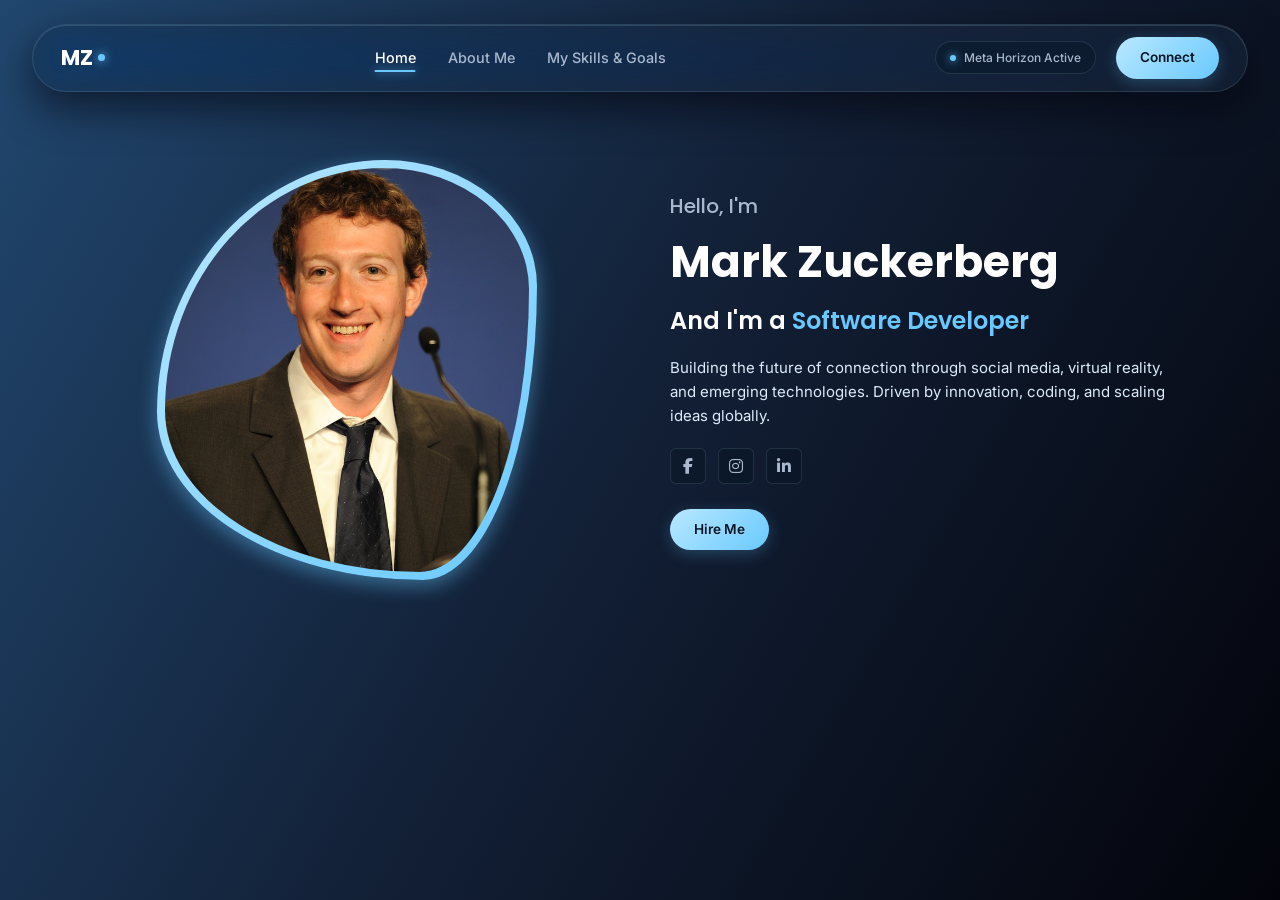
<file: index.html>
<!DOCTYPE html>
<html lang="en">
<head>
  <meta charset="UTF-8">
  <meta name="viewport" content="width=device-width, initial-scale=1.0">
  <title>Portfolio</title>

  <!-- Fonts: Poppins (Headings) & Inter (Body) -->
  <link rel="preconnect" href="https://fonts.googleapis.com">
  <link rel="preconnect" href="https://fonts.gstatic.com" crossorigin>
  <link href="https://fonts.googleapis.com/css2?family=Inter:wght@400;500;600&family=Poppins:wght@600;700;800&display=swap" rel="stylesheet">

  <link rel="stylesheet" href="https://cdnjs.cloudflare.com/ajax/libs/font-awesome/6.4.0/css/all.min.css">
  <link rel="stylesheet" href="style.css">

  <style>

  </style>
</head>
<body>

  <nav class="navbar">
    <div class="nav-container">
      
      <a href="index.html" class="nav-logo">
        MZ<span class="logo-dot"></span>
      </a>

      <ul class="nav-links">
        <li><a href="index.html" class="active">Home</a></li>
        <li><a href="about.html" >About Me</a></li>
        <li><a href="skills.html">My Skills & Goals</a></li>
      </ul>

      <div class="nav-right">
        <div class="status-tag">
          <span class="status-dot"></span>
          <span>Meta Horizon Active</span>
        </div>
        <a href="#connect" class="btn-primary">Connect</a>
      </div>
    </div>
  </nav>

  <section class="hero">
    <div class="hero-image-container">
      <div class="blob">
        <img src="mark.jpg" alt="Profile Image" class="blob-img">
      </div>
    </div>

    <div class="hero-content">
      <h3>Hello, I'm</h3>
      <h1>Mark Zuckerberg</h1>
      <h2>And I'm a <span class="accent-text">Software Developer</span></h2>
      <p>
        Building the future of connection through social media, virtual reality, and emerging technologies. Driven by innovation, coding, and scaling ideas globally.
      </p>

      <div class="social-icons">
        <a href="#" aria-label="Facebook"><i class="fab fa-facebook-f"></i></a>
        <a href="#" aria-label="Instagram"><i class="fab fa-instagram"></i></a>
        <a href="#" aria-label="LinkedIn"><i class="fab fa-linkedin-in"></i></a>
      </div>

      <div class>
        <a href="#hire" class="btn-primary">Hire Me</a>

      </div>
    </div>
  </section>

</body>
</html>
</file>
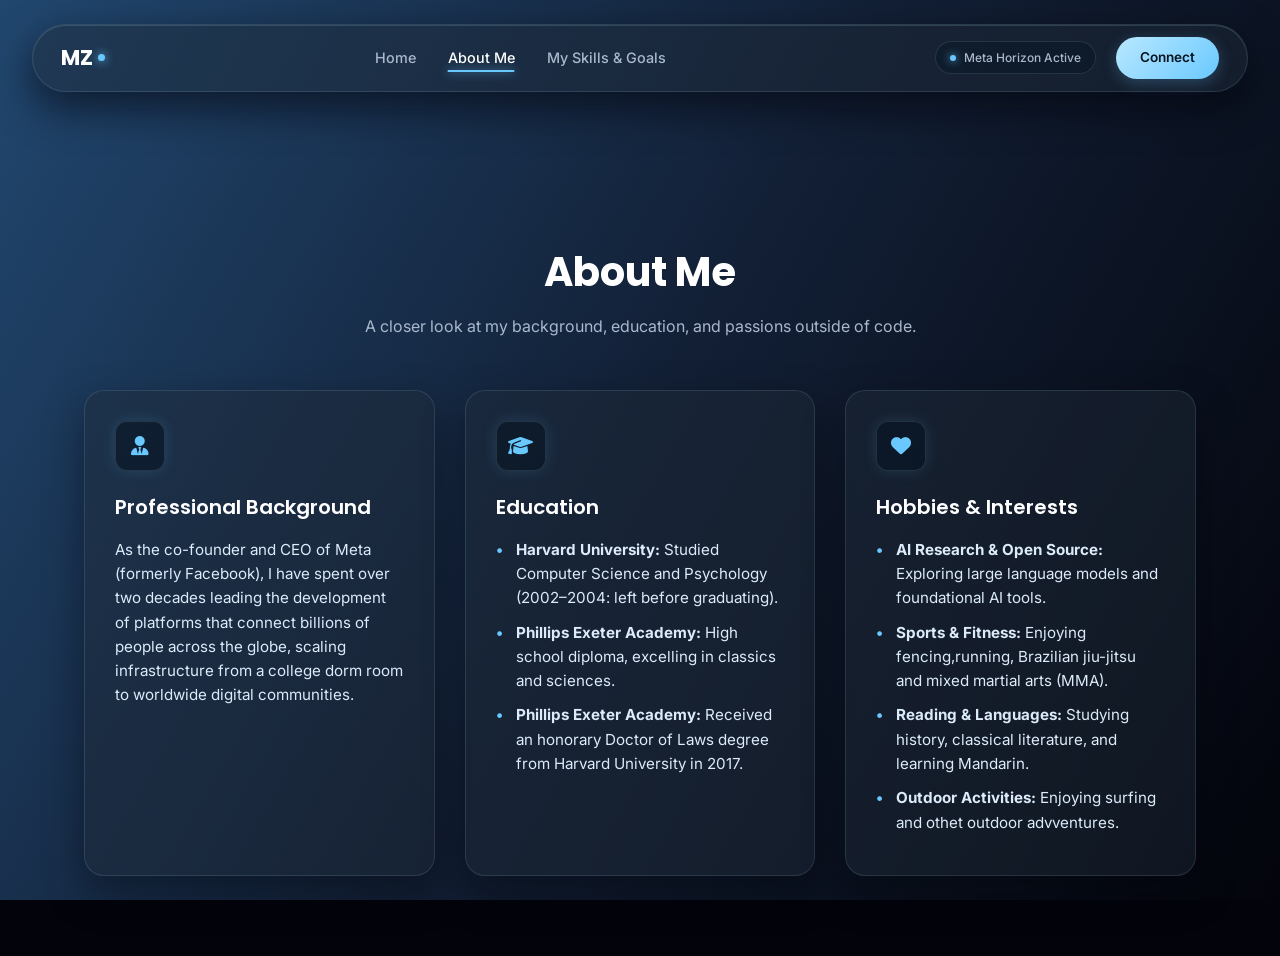
<file: about.html>
<!DOCTYPE html>
<html lang="en">
<head>
  <meta charset="UTF-8">
  <meta name="viewport" content="width=device-width, initial-scale=1.0">
  <title>About Me - Mark Zuckerberg</title>

  <!-- Fonts: Poppins (Headings) & Inter (Body) -->
  <link rel="preconnect" href="https://fonts.googleapis.com">
  <link rel="preconnect" href="https://fonts.gstatic.com" crossorigin>
  <link href="https://fonts.googleapis.com/css2?family=Inter:wght@400;500;600&family=Poppins:wght@600;700;800&display=swap" rel="stylesheet">

  <link rel="stylesheet" href="https://cdnjs.cloudflare.com/ajax/libs/font-awesome/6.4.0/css/all.min.css">
  <link rel="stylesheet" href="style.css">

  <style>
    /* Additional custom styling for the About page content */
    .about-section {
      width: 90%;
      max-width: 1200px;
      margin: 120px auto 60px auto;
      padding: 20px;
    }

    .about-header {
      text-align: center;
      margin-bottom: 50px;
    }

    .about-header h2 {
      font-family: var(--font-heading);
      font-size: 2.5rem;
      font-weight: 700;
      color: var(--text-heading);
      margin-bottom: 10px;
    }

    .about-header p {
      font-family: var(--font-body);
      color: var(--text-muted);
      font-size: 1rem;
    }

    .about-grid {
      display: grid;
      grid-template-columns: repeat(auto-fit, minmax(280px, 1fr));
      gap: 30px;
    }

    .about-card {
      background: var(--glass-bg);
      backdrop-filter: blur(20px) saturate(180%);
      -webkit-backdrop-filter: blur(20px) saturate(180%);
      border: 1px solid var(--glass-border);
      border-radius: 20px;
      padding: 30px;
      box-shadow: 0 16px 40px rgba(3, 4, 11, 0.4);
      transition: transform 0.3s ease, box-shadow 0.3s ease;
    }

    .about-card:hover {
      transform: translateY(-5px);
      box-shadow: 0 20px 50px rgba(105, 201, 255, 0.2);
    }

    .about-card-icon {
      width: 50px;
      height: 50px;
      background: rgba(7, 21, 34, 0.6);
      border: 1px solid var(--glass-border);
      border-radius: 12px;
      display: flex;
      align-items: center;
      justify-content: center;
      font-size: 1.25rem;
      color: var(--accent-blue);
      margin-bottom: 20px;
      box-shadow: 0 0 15px rgba(105, 201, 255, 0.15);
    }

    .about-card h3 {
      font-family: var(--font-heading);
      font-size: 1.25rem;
      font-weight: 600;
      color: var(--text-heading);
      margin-bottom: 15px;
    }

    .about-card p, .about-card ul {
      font-family: var(--font-body);
      color: var(--text-body);
      font-size: 0.95rem;
      line-height: 1.6;
    }

    .about-card ul {
      list-style-type: none;
      padding-left: 0;
    }

    .about-card ul li {
      position: relative;
      padding-left: 20px;
      margin-bottom: 10px;
    }

    .about-card ul li::before {
      content: '•';
      position: absolute;
      left: 0;
      color: var(--accent-blue);
      font-weight: bold;
    }

    @media (max-width: 768px) {
      .about-section {
        margin-top: 100px;
      }
    }
  </style>
</head>
<body>

  <!-- Navigation Bar matching index.html -->
  <nav class="navbar">
    <div class="nav-container">
      
      <a href="index.html" class="nav-logo">
        MZ<span class="logo-dot"></span>
      </a>

      <ul class="nav-links">
        <li><a href="index.html">Home</a></li>
        <li><a href="about.html" class="active">About Me</a></li>
        <li><a href="skills.html">My Skills & Goals</a></li>
      </ul>

      <div class="nav-right">
        <div class="status-tag">
          <span class="status-dot"></span>
          <span>Meta Horizon Active</span>
        </div>
        <a href="index.html#connect" class="btn-primary">Connect</a>
      </div>
    </div>
  </nav>

  <!-- About Content Section -->
  <section class="about-section">
    <div class="about-header">
      <h2>About Me</h2>
      <p>A closer look at my background, education, and passions outside of code.</p>
    </div>

    <div class="about-grid">
      
      <!-- Background Card -->
      <div class="about-card">
        <div class="about-card-icon">
          <i class="fas fa-user-tie"></i>
        </div>
        <h3>Professional Background</h3>
        <p>
          As the co-founder and CEO of Meta (formerly Facebook), I have spent over two decades leading the development of platforms that connect billions of people across the globe, scaling infrastructure from a college dorm room to worldwide digital communities.
        </p>
      </div>

      <!-- Education Card -->
      <div class="about-card">
        <div class="about-card-icon">
          <i class="fas fa-graduation-cap"></i>
        </div>
        <h3>Education</h3>
        <ul>
          <li><strong>Harvard University:</strong> Studied Computer Science and Psychology (2002–2004: left before graduating).</li>
          <li><strong>Phillips Exeter Academy:</strong> High school diploma, excelling in classics and sciences.</li>
          <li><strong>Phillips Exeter Academy:</strong> Received an honorary Doctor of Laws degree from Harvard University in 2017.</li>
        </ul>
      </div>

      <!-- Hobbies & Interests Card -->
      <div class="about-card">
        <div class="about-card-icon">
          <i class="fas fa-heart"></i>
        </div>
        <h3>Hobbies & Interests</h3>
        <ul>
          <li><strong>AI Research & Open Source:</strong> Exploring large language models and foundational AI tools.</li>
          <li><strong>Sports & Fitness:</strong> Enjoying fencing,running, Brazilian jiu-jitsu and mixed martial arts (MMA).</li>
          <li><strong>Reading & Languages:</strong> Studying history, classical literature, and learning Mandarin.</li>
          <li><strong>Outdoor Activities:</strong> Enjoying surfing and othet outdoor advventures.</li>
        </ul>
      </div>

    </div>
  </section>

</body>
</html>
</file>
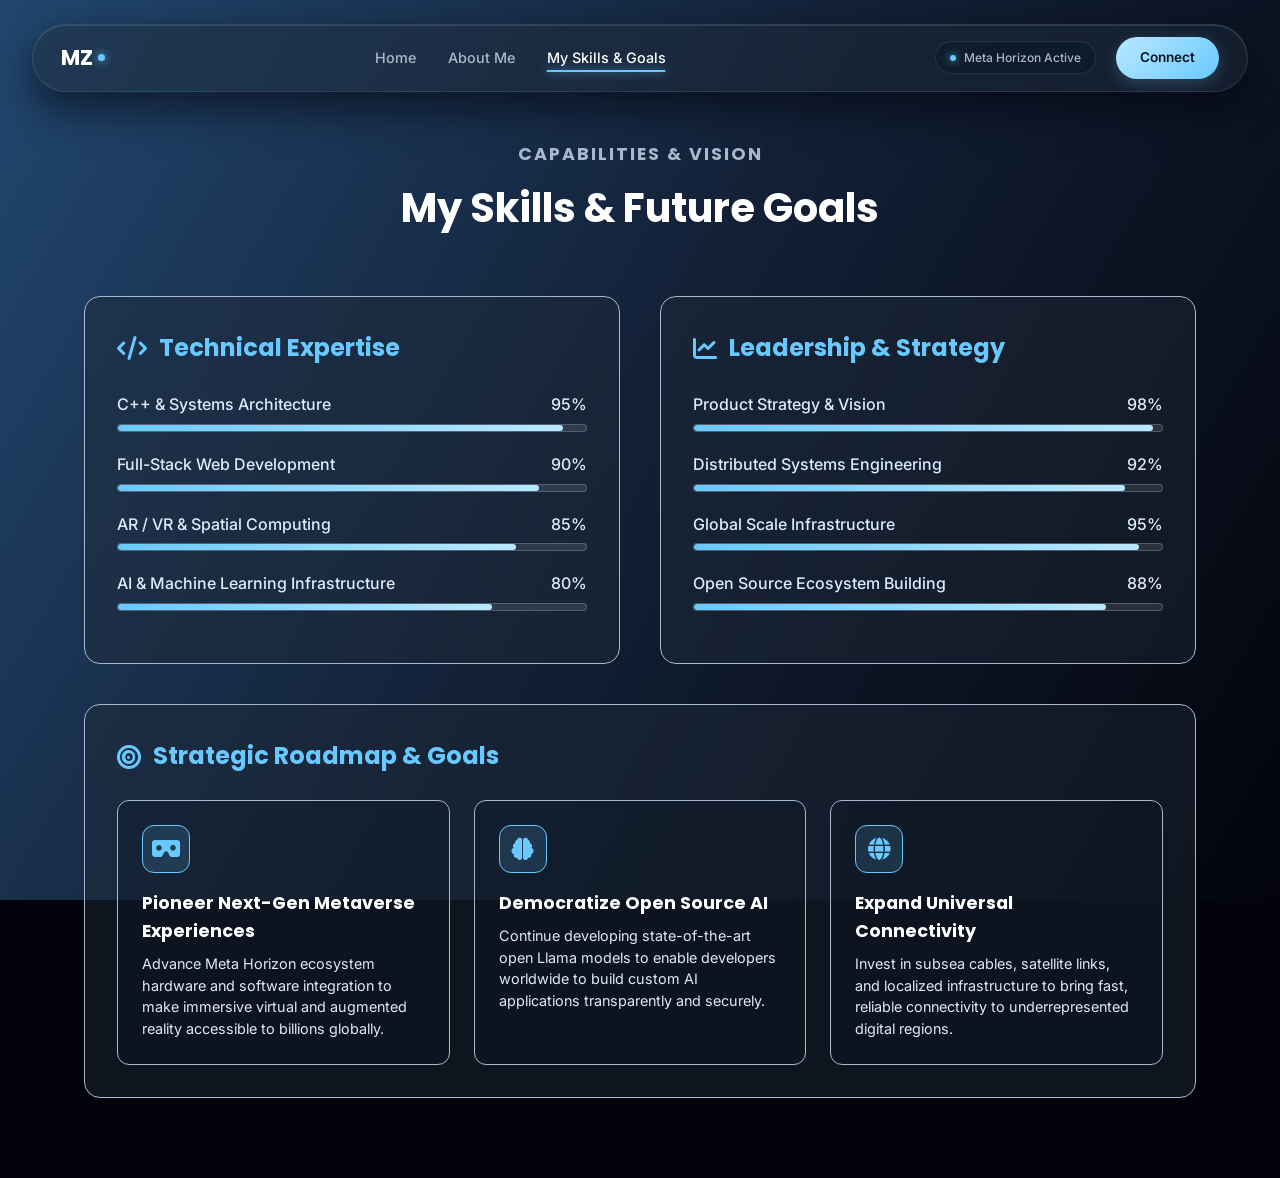
<file: skills.html>
<!DOCTYPE html>
<html lang="en">
<head>
  <meta charset="UTF-8">
  <meta name="viewport" content="width=device-width, initial-scale=1.0">
  <title>My Skills & Goals</title>

  <link rel="preconnect" href="https://fonts.googleapis.com">
  <link rel="preconnect" href="https://fonts.gstatic.com" crossorigin>
  <link href="https://fonts.googleapis.com/css2?family=Inter:wght@400;500;600&family=Poppins:wght@600;700;800&display=swap" rel="stylesheet">

  <link rel="stylesheet" href="https://cdnjs.cloudflare.com/ajax/libs/font-awesome/6.4.0/css/all.min.css">
  <link rel="stylesheet" href="style.css">
</head>
<body>

  <nav class="navbar">
    <div class="nav-container">
      <a href="index.html" class="nav-logo">
        MZ<span class="logo-dot"></span>
      </a>

      <ul class="nav-links">
        <li><a href="index.html">Home</a></li>
        <li><a href="about.html">About Me</a></li>
        <li><a href="skills.html" class="active">My Skills & Goals</a></li>
      </ul>

      <div class="nav-right">
        <div class="status-tag">
          <span class="status-dot"></span>
          <span>Meta Horizon Active</span>
        </div>
        <a href="#connect" class="btn-primary">Connect</a>
      </div>
    </div>
  </nav>

  <section class="skills-goals-section">
    <div class="section-header">
      <h3>Capabilities & Vision</h3>
      <h1>My Skills & Future Goals</h1>
    </div>

    <div class="content-grid">
      <!-- Technical Skills Card -->
      <div class="card">
        <h2 class="card-title">
          <i class="fas fa-code"></i> Technical Expertise
        </h2>
        
        <div class="skill-item">
          <div class="skill-info">
            <span>C++ & Systems Architecture</span>
            <span>95%</span>
          </div>
          <div class="skill-bar">
            <div class="skill-progress" style="width: 95%;"></div>
          </div>
        </div>

        <div class="skill-item">
          <div class="skill-info">
            <span>Full-Stack Web Development</span>
            <span>90%</span>
          </div>
          <div class="skill-bar">
            <div class="skill-progress" style="width: 90%;"></div>
          </div>
        </div>

        <div class="skill-item">
          <div class="skill-info">
            <span>AR / VR & Spatial Computing</span>
            <span>85%</span>
          </div>
          <div class="skill-bar">
            <div class="skill-progress" style="width: 85%;"></div>
          </div>
        </div>

        <div class="skill-item">
          <div class="skill-info">
            <span>AI & Machine Learning Infrastructure</span>
            <span>80%</span>
          </div>
          <div class="skill-bar">
            <div class="skill-progress" style="width: 80%;"></div>
          </div>
        </div>
      </div>

      <!-- Leadership & Strategic Skills Card -->
      <div class="card">
        <h2 class="card-title">
          <i class="fas fa-chart-line"></i> Leadership & Strategy
        </h2>
        
        <div class="skill-item">
          <div class="skill-info">
            <span>Product Strategy & Vision</span>
            <span>98%</span>
          </div>
          <div class="skill-bar">
            <div class="skill-progress" style="width: 98%;"></div>
          </div>
        </div>

        <div class="skill-item">
          <div class="skill-info">
            <span>Distributed Systems Engineering</span>
            <span>92%</span>
          </div>
          <div class="skill-bar">
            <div class="skill-progress" style="width: 92%;"></div>
          </div>
        </div>

        <div class="skill-item">
          <div class="skill-info">
            <span>Global Scale Infrastructure</span>
            <span>95%</span>
          </div>
          <div class="skill-bar">
            <div class="skill-progress" style="width: 95%;"></div>
          </div>
        </div>

        <div class="skill-item">
          <div class="skill-info">
            <span>Open Source Ecosystem Building</span>
            <span>88%</span>
          </div>
          <div class="skill-bar">
            <div class="skill-progress" style="width: 88%;"></div>
          </div>
        </div>
      </div>

      <!-- Strategic Roadmap & Goals Card -->
      <div class="card card-full-width">
        <h2 class="card-title">
          <i class="fas fa-bullseye"></i> Strategic Roadmap & Goals
        </h2>
        
        <div class="goals-grid">
          <div class="goal-card">
            <div class="goal-icon">
              <i class="fas fa-vr-cardboard"></i>
            </div>
            <div class="goal-text">
              <h4>Pioneer Next-Gen Metaverse Experiences</h4>
              <p>Advance Meta Horizon ecosystem hardware and software integration to make immersive virtual and augmented reality accessible to billions globally.</p>
            </div>
          </div>

          <div class="goal-card">
            <div class="goal-icon">
              <i class="fas fa-brain"></i>
            </div>
            <div class="goal-text">
              <h4>Democratize Open Source AI</h4>
              <p>Continue developing state-of-the-art open Llama models to enable developers worldwide to build custom AI applications transparently and securely.</p>
            </div>
          </div>

          <div class="goal-card">
            <div class="goal-icon">
              <i class="fas fa-globe"></i>
            </div>
            <div class="goal-text">
              <h4>Expand Universal Connectivity</h4>
              <p>Invest in subsea cables, satellite links, and localized infrastructure to bring fast, reliable connectivity to underrepresented digital regions.</p>
            </div>
          </div>
        </div>
      </div>
    </div>
  </section>

</body>
</html>
</file>
<file: style.css>
:root {
  /* Background Gradient */
  --bg-gradient: linear-gradient(120deg, #21476f, #121f35, #03040B);
  
  /* Glass Surface Tones */
  --glass-bg: rgba(32, 43, 56, 0.45);          
  --glass-border: rgba(185, 232, 255, 0.12);    
  
  /* Typography Colors */
  --text-heading: #FFFFFF;    
  --text-body: #DCEBFA;       
  --accent-blue: #69C9FF;     
  --text-muted: #A9B8CC;      
  --ice-blue: #B9E8FF;       

  /* Fonts */
  --font-heading: 'Poppins', sans-serif;
  --font-body: 'Inter', sans-serif;
}

/* Smooth Page Transition */
@view-transition {
  navigation: auto;
}

*, *::before, *::after {
  box-sizing: border-box;
  margin: 0;
  padding: 0;
}

html {
  background-color: #03040B;
  background-image: var(--bg-gradient);
  background-attachment: fixed;
  overflow-y: scroll;
}

body {
  min-height: 100vh;
  display: flex;
  flex-direction: column;
  align-items: center;
  justify-content: flex-start;
  font-family: var(--font-body);
  color: var(--text-body);
  line-height: 1.6;
  -webkit-font-smoothing: antialiased;
  padding-top: 100px;
  opacity: 0;
  animation: fadeIn 0.25s ease-in-out forwards;
}

@keyframes fadeIn {
  to {
    opacity: 1;
  }
}

.navbar {
  position: fixed;
  top: 24px;
  left: 50%;
  transform: translateX(-50%) translateZ(0);
  width: calc(100% - 64px);
  max-width: 1240px;
  background: var(--glass-bg);
  backdrop-filter: blur(20px) saturate(180%);
  -webkit-backdrop-filter: blur(20px) saturate(180%);
  border: 1px solid var(--glass-border);
  border-radius: 100px;
  padding: 12px 28px;
  z-index: 1000;
  box-shadow: 0 16px 40px rgba(3, 4, 11, 0.6),
              inset 0 1px 0 rgba(185, 232, 255, 0.15);
  will-change: transform, backdrop-filter;
}

.nav-container {
  display: flex;
  align-items: center;
  justify-content: space-between;
}

.nav-logo {
  display: flex;
  align-items: center;
  gap: 6px;
  text-decoration: none;
  font-family: var(--font-heading);
  font-size: 1.35rem;
  font-weight: 700;
  color: var(--text-heading);
  letter-spacing: -0.02em;
}

.logo-dot {
  width: 7px;
  height: 7px;
  background: var(--accent-blue);
  border-radius: 50%;
  box-shadow: 0 0 10px var(--accent-blue);
}

.nav-links {
  display: flex;
  list-style: none;
  gap: 32px;
}

.nav-links a {
  font-family: var(--font-body);
  font-size: 0.9rem;
  font-weight: 500;
  color: var(--text-muted);
  text-decoration: none;
  position: relative;
  padding-bottom: 6px;
  transition: color 0.3s ease;
}

.nav-links a::after {
  content: '';
  position: absolute;
  bottom: 0;
  left: 50%;
  width: 0;
  height: 2px;
  background: var(--accent-blue);
  border-radius: 2px;
  box-shadow: 0 0 10px rgba(105, 201, 255, 0.8);
  transform: translateX(-50%);
  transition: width 0.3s cubic-bezier(0.25, 1, 0.5, 1);
}

.nav-links a:hover,
.nav-links a.active {
  color: var(--text-heading);
}

.nav-links a:hover::after,
.nav-links a.active::after {
  width: 100%;
}

.nav-right {
  display: flex;
  align-items: center;
  gap: 20px;
}

.status-tag {
  font-family: var(--font-body);
  font-size: 0.75rem;
  font-weight: 500;
  color: var(--text-muted);
  display: flex;
  align-items: center;
  gap: 8px;
  padding: 6px 14px;
  background: rgba(7, 21, 34, 0.4);
  border: 1px solid var(--glass-border);
  border-radius: 20px;
}

.status-dot {
  width: 6px;
  height: 6px;
  background: var(--accent-blue);
  border-radius: 50%;
  box-shadow: 0 0 8px var(--accent-blue);
}

.btn-primary {
  font-family: var(--font-body);
  font-size: 0.85rem;
  font-weight: 600;
  color: #071522;
  background: linear-gradient(135deg, var(--ice-blue) 0%, var(--accent-blue) 100%);
  padding: 10px 24px;
  border-radius: 50px;
  text-decoration: none;
  display: inline-block;
  transition: all 0.3s ease;
  box-shadow: 0 4px 15px rgba(105, 201, 255, 0.25);
}

.btn-primary:hover {
  transform: translateY(-2px);
  box-shadow: 0 6px 20px rgba(105, 201, 255, 0.45);
}

/* Hero Section */
.hero {
  display: flex;
  align-items: center;
  justify-content: center;
  gap: 60px;
  width: 90%;
  max-width: 1200px;
  padding: 60px 20px;
  margin: 0 auto;
}

.hero-image-container {
  flex: 1;
  display: flex;
  justify-content: center;
}

.blob {
  position: relative;
  width: 380px;
  height: 420px;
  border-radius: 60% 40% 30% 70% / 60% 30% 70% 40%;
  background: linear-gradient(135deg, var(--ice-blue) 0%, var(--accent-blue) 100%);
  padding: 8px; 
  transition: all 0.5s ease-in-out;
  box-shadow: 0 6px 20px rgba(105, 201, 255, 0.45);
}

.blob:hover {
  border-radius: 40% 60% 70% 30% / 40% 70% 30% 60%;
}

.blob-img {
  width: 100%;
  height: 100%;
  object-fit: cover;
  border-radius: inherit;
}

.hero-content {
  flex: 1;
}

.hero-content h3 {
  font-size: 20px;
  font-weight: 500;
  font-family: var(--font-heading);
  color: var(--text-muted);
}

.hero-content h1 {
  font-size: 44px;
  font-weight: 700;
  margin: 5px 0;
  font-family: var(--font-heading);
  color: var(--text-heading);
}

.hero-content h2 {
  font-size: 24px;
  font-weight: 600;
  margin-bottom: 15px;
  font-family: var(--font-heading);
  color: var(--text-heading);
}

.accent-text {
  color: var(--accent-blue); 
}

.hero-content p {
  font-size: 15px;
  line-height: 1.6;
  font-family: var(--font-body);
  margin-bottom: 20px;
  max-width: 500px;
  color: var(--text-body);
}

.social-icons {
  display: flex;
  gap: 12px;
  margin-bottom: 25px;
}

.social-icons a {
  font-family: var(--font-body);
  color: var(--text-muted);
  background: rgba(7, 21, 34, 0.4);
  border: 1px solid var(--glass-border);
  width: 36px;
  height: 36px;
  border-radius: 6px;
  display: flex;
  align-items: center;
  justify-content: center; 
  font-size: 16px;
  text-decoration: none;
  transition: all 0.3s ease;
}

.social-icons a:hover {
  color: var(--accent-blue);
  border-color: var(--accent-blue);
  transform: translateY(-2px);
  box-shadow: 0 6px 20px rgba(105, 201, 255, 0.45);
}

/* Skills & Goals Page Styles  */
.skills-goals-section {
  padding: 40px 20px 80px;
  width: 90%;
  max-width: 1200px;
  margin: 0 auto;
}

.section-header {
  text-align: center;
  margin-bottom: 3.5rem;
}

.section-header h3 {
  color: var(--text-muted);
  font-size: 1.1rem;
  text-transform: uppercase;
  letter-spacing: 2px;
  margin-bottom: 0.5rem;
  font-family: var(--font-heading);
}

.section-header h1 {
  font-family: var(--font-heading);
  font-size: 2.5rem;
  font-weight: 700;
  color: var(--text-heading);
}

.content-grid {
  display: grid;
  grid-template-columns: repeat(2, 1fr);
  gap: 2.5rem;
}

.card {
  background: var(--glass-bg);
  backdrop-filter: blur(16px);
  -webkit-backdrop-filter: blur(16px);
  border: 1px solid var(--text-muted);
  border-radius: 16px;
  padding: 2rem;
  transition: transform 0.3s ease, box-shadow 0.3s ease, border-color 0.3s ease;
}

.card:hover {
  transform: translateY(-5px);
  border-color: var(--accent-blue);
  box-shadow: 0 10px 30px rgba(105, 201, 255, 0.15);
}

.card-full-width {
  grid-column: 1 / -1;
}

.card-title {
  font-family: var(--font-heading);
  font-size: 1.5rem;
  margin-bottom: 1.5rem;
  display: flex;
  align-items: center;
  gap: 0.75rem;
  color: var(--accent-blue);
}

.skill-item {
  margin-bottom: 1.25rem;
}

.skill-info {
  display: flex;
  justify-content: space-between;
  margin-bottom: 0.4rem;
  font-weight: 500;
  color: var(--text-body);
}

.skill-bar {
  height: 8px;
  background: rgba(255, 255, 255, 0.1);
  border-radius: 4px;
  overflow: hidden;
  border: 1px solid rgba(169, 184, 204, 0.3);
}

.skill-progress {
  height: 100%;
  background: linear-gradient(90deg, var(--accent-blue), var(--ice-blue));
  border-radius: 4px;
}

.goals-grid {
  display: grid;
  grid-template-columns: repeat(auto-fit, minmax(280px, 1fr));
  gap: 1.5rem;
}

.goal-card {
  background: rgba(7, 21, 34, 0.3);
  border: 1px solid var(--text-muted);
  border-radius: 12px;
  padding: 1.5rem;
  display: flex;
  flex-direction: column;
  gap: 1rem;
  transition: border-color 0.3s ease;
}

.goal-card:hover {
  border-color: var(--accent-blue);
}

.goal-icon {
  width: 48px;
  height: 48px;
  border-radius: 12px;
  background: rgba(105, 201, 255, 0.15);
  color: var(--accent-blue);
  border: 1px solid var(--accent-blue);
  display: flex;
  align-items: center;
  justify-content: center;
  font-size: 1.4rem;
  flex-shrink: 0;
}

.goal-text h4 {
  font-family: var(--font-heading);
  font-size: 1.1rem;
  margin-bottom: 0.5rem;
  color: var(--text-heading);
}

.goal-text p {
  font-size: 0.9rem;
  color: var(--text-body);
  line-height: 1.5;
}

/* Responsive */
@media (max-width: 992px) {
  .hero {
    flex-direction: column;
    text-align: center;
    padding-top: 20px;
  }

  .hero-content p {
    margin-left: auto;
    margin-right: auto;
  }

  .social-icons {
    justify-content: center;
  }
}

@media (max-width: 768px) {
  body {
    padding-top: 110px;
  }

  .navbar {
    width: calc(100% - 32px);
    padding: 10px 18px;
  }

  .nav-links {
    gap: 16px;
  }

  .status-tag {
    display: none;
  }

  .content-grid {
    grid-template-columns: 1fr;
  }

  .blob {
    width: 280px;
    height: 310px;
  }
}
</file>
